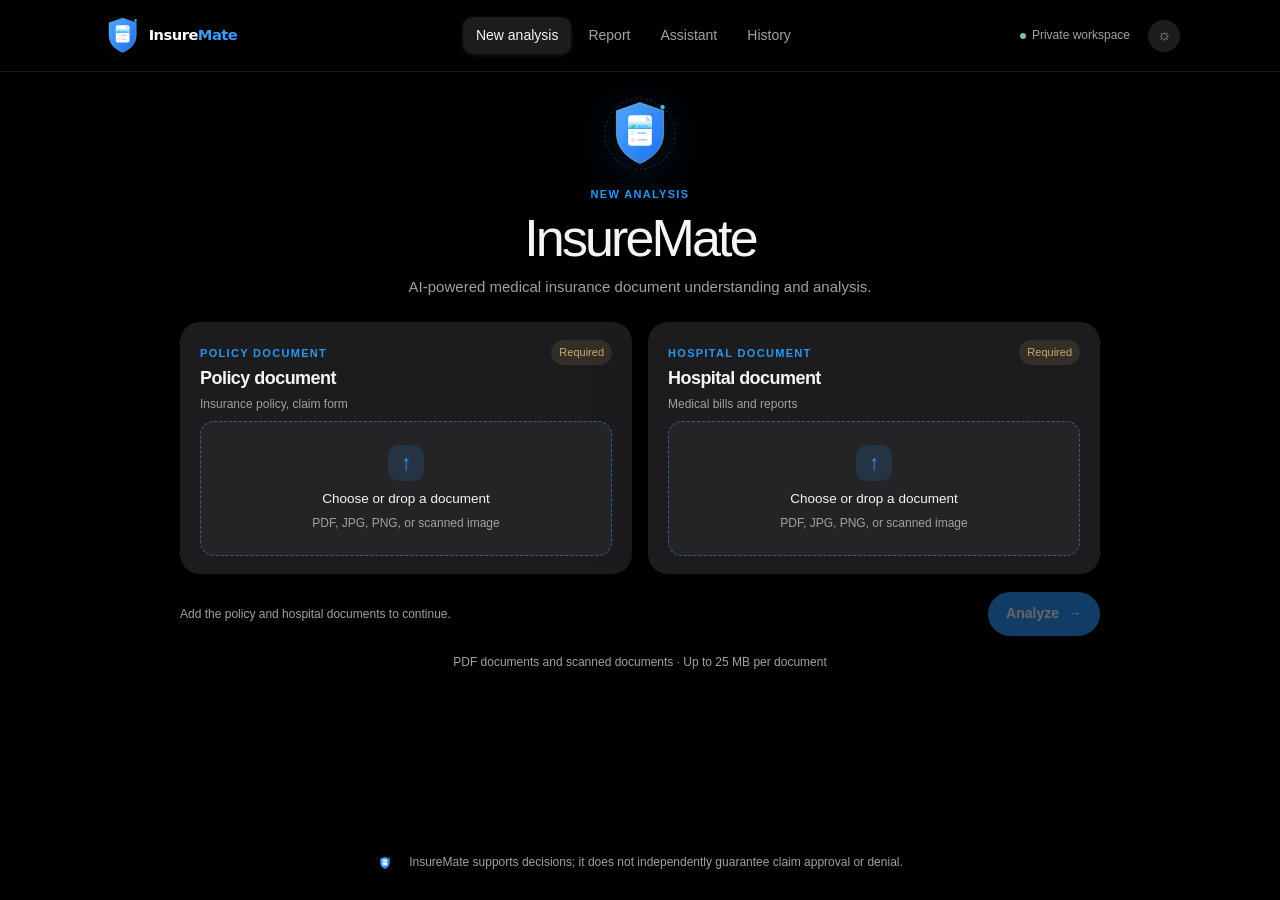
<file: frontend/index.html>
<!doctype html>
<html lang="en" data-theme="dark">
<head>
  <meta charset="UTF-8">
  <meta name="viewport" content="width=device-width, initial-scale=1">
  <meta name="description" content="InsureMate — AI-powered medical insurance document understanding and analysis.">
  <meta name="insuremate-api-base-url" content="">
  <title>InsureMate — Document understanding, made clear</title>
  <script>
    (function() {
      try {
        const saved = localStorage.getItem("insuremate_theme");
        document.documentElement.dataset.theme = saved || "dark";
      } catch (e) {
        document.documentElement.dataset.theme = "dark";
      }
    })();
  </script>
  <link rel="icon" type="image/svg+xml" href="assets/insuremate-icon-light.svg" media="(prefers-color-scheme: light)">
  <link rel="icon" type="image/svg+xml" href="assets/insuremate-icon-dark.svg" media="(prefers-color-scheme: dark)">
  <link rel="apple-touch-icon" href="assets/insuremate-icon-light.svg">
  <link rel="stylesheet" href="css/style.css?v=20261026_10">
</head>
<body>
  <div class="app-shell">
    <header class="topbar">
      <a class="brand" href="#new" aria-label="InsureMate home">
        <img class="brand-logo dark-logo" src="assets/insuremate-logo-dark.svg" alt="InsureMate" height="48">
        <img class="brand-logo light-logo" src="assets/insuremate-logo-light.svg" alt="InsureMate" height="48">
      </a>
      <nav class="topnav" aria-label="Primary navigation">
        <button class="nav-item active" data-view="new">New analysis</button>
        <button class="nav-item" data-view="report">Report</button>
        <button class="nav-item" data-view="assistant">Assistant</button>
        <button class="nav-item" data-view="history">History</button>
      </nav>
      <div class="topbar-actions">
        <span class="secure-note"><span class="status-dot"></span>Private workspace</span>
        <button id="theme-toggle" class="icon-button" aria-label="Toggle color theme" title="Toggle theme">☼</button>
      </div>
    </header>

    <main id="app" class="content"></main>

    <footer class="disclaimer">
      <img class="footer-icon dark-logo" src="assets/insuremate-icon-dark.svg" alt="" width="16" height="16">
      <img class="footer-icon light-logo" src="assets/insuremate-icon-light.svg" alt="" width="16" height="16">
      <span>InsureMate supports decisions; it does not independently guarantee claim approval or denial.</span>
    </footer>
  </div>

  <div id="toast" class="toast" role="status" aria-live="polite"></div>

  <!-- Compatibility Bridge for CLI and automated assertion harnesses -->
  <div id="integration-template-bridge" style="display:none;" aria-hidden="true">
    <div id="stepper-track" class="stepper-track"></div>
    <div id="agent-completed-actions">Autonomous Agent</div>
    <div id="agent-tools-grid"></div>
    <div id="agent-current-objective"></div>
    <div id="agent-latest-observation"></div>
    <div id="agent-next-action"></div>
    <div id="agent-decision-reason"></div>
    <div id="agent-timeline-container"></div>
    <button id="btn-agent-start-run"></button>
    <div id="doc-detail-modal"></div>
    <div id="tool-schema-modal"></div>
    <div id="delete-confirm-modal"></div>
    <button id="btn-dash-demo-health"></button>
    <button id="btn-dash-demo-travel"></button>
    <button id="btn-copy-claim-summary"></button>
    <button id="btn-copy-raw-json"></button>
    <button id="btn-download-claim-report"></button>
    <table><tbody id="missing-evidence-tbody"></tbody></table>
  </div>

  <script src="js/api.js?v=20261026_07"></script>
  <script src="js/app.js?v=20261026_07"></script>
</body>
</html>
</file>
<file: frontend/css/style.css>
:root {
  --bg: #f5f5f7; --surface: #fff; --surface-soft: #fafafa; --text: #1d1d1f; --muted: #6e6e73;
  --line: rgba(0,0,0,.08); --accent: #0071e3; --accent-soft: #eaf3fc; --green: #347a58; --amber: #996d25; --red: #9b5555;
  --shadow: 0 18px 55px rgba(40,40,55,.08); --radius: 24px; --font: -apple-system, BlinkMacSystemFont, "SF Pro Display", "SF Pro Text", Inter, sans-serif;
}
html[data-theme="dark"] {
  --bg: #000; --surface: #1c1c1e; --surface-soft: #242426; --text: #f5f5f7; --muted: #a1a1a6;
  --line: rgba(255,255,255,.1); --accent: #2997ff; --accent-soft: rgba(41,151,255,.14); --green: #86bd9e; --amber: #d1a969; --red: #d89898;
  --shadow: 0 18px 55px rgba(0,0,0,.25);
}
* { box-sizing: border-box; }
html { scroll-behavior: smooth; }
body { margin: 0; background: var(--bg); color: var(--text); font-family: var(--font); font-size: 16px; line-height: 1.55; -webkit-font-smoothing: antialiased; }
button, input { font: inherit; }
button { border: 0; cursor: pointer; color: inherit; }
.app-shell { min-height: 100vh; display: flex; flex-direction: column; }
.topbar { height: 72px; padding: 0 max(24px, calc((100% - 1080px) / 2)); display: flex; align-items: center; justify-content: space-between; gap: 26px; position: sticky; top: 0; z-index: 5; background: color-mix(in srgb, var(--bg) 82%, transparent); backdrop-filter: blur(18px); border-bottom: 1px solid var(--line); }
.brand { display: inline-flex; align-items: center; text-decoration: none; transition: opacity .2s ease; }
.brand:hover { opacity: .9; }
.brand-logo { height: 48px; width: auto; max-width: 220px; object-fit: contain; }
@media (max-width: 640px) {
  .brand-logo { height: 38px; }
}
.footer-icon { vertical-align: middle; margin-right: 8px; }
.hero-brand-badge { display: inline-flex; align-items: center; justify-content: center; margin-bottom: 12px; }
.hero-icon-img { width: 78px; height: 82px; filter: drop-shadow(0 10px 24px rgba(0, 113, 227, 0.22)); }
.empty-brand-badge { display: inline-flex; align-items: center; justify-content: center; margin: 0 auto 22px; }
.empty-icon-img { width: 68px; height: 72px; filter: drop-shadow(0 10px 24px rgba(0, 113, 227, 0.22)); }
.processing-brand-badge { display: inline-flex; align-items: center; justify-content: center; margin-bottom: 14px; }
.processing-icon-img { width: 68px; height: 72px; filter: drop-shadow(0 8px 20px rgba(0, 113, 227, 0.2)); }

/* Theme-reactive SVG assets */
html[data-theme="dark"] .light-logo,
html:not([data-theme="light"]) .light-logo { display: none !important; }
html[data-theme="dark"] .dark-logo,
html:not([data-theme="light"]) .dark-logo { display: inline-block !important; }

html[data-theme="light"] .dark-logo { display: none !important; }
html[data-theme="light"] .light-logo { display: inline-block !important; }

.brand-mark { width: 28px; height: 28px; display: grid; place-items: center; color: var(--accent); background: var(--accent-soft); border-radius: 9px; font-size: 15px; }
.topnav { display: flex; gap: 4px; }
.nav-item { padding: 8px 13px; background: transparent; color: var(--muted); border-radius: 10px; font-size: 14px; transition: .25s ease; }
.nav-item:hover, .nav-item.active { color: var(--text); background: var(--surface); box-shadow: 0 1px 5px var(--line); }
.topbar-actions { display: flex; align-items: center; gap: 18px; }
.secure-note { color: var(--muted); font-size: 12px; white-space: nowrap; }
.status-dot { width: 6px; height: 6px; display: inline-block; background: var(--green); border-radius: 50%; margin-right: 6px; }
.icon-button { width: 32px; height: 32px; border-radius: 50%; background: var(--surface); color: var(--muted); }
.content { width: min(1080px, calc(100% - 48px)); margin: 0 auto; flex: 1; }
.hero { max-width: 920px; margin: 20px auto 20px; text-align: center; }
.eyebrow { color: var(--accent); font-size: 11px; font-weight: 600; letter-spacing: .12em; text-transform: uppercase; margin: 0 0 8px; }
h1, h2, h3, p { margin-top: 0; }
h1 { font-size: clamp(36px, 5.2vw, 52px); line-height: 1.05; letter-spacing: -.055em; font-weight: 500; margin-bottom: 10px; }
h1 em { color: var(--muted); font-style: normal; }
h2 { font-size: 21px; letter-spacing: -.03em; font-weight: 600; }
h3 { font-size: 15px; line-height: 1.35; font-weight: 600; }
.hero-copy { max-width: 580px; margin: 0 auto 24px; color: var(--muted); font-size: 15px; line-height: 1.5; }
.upload-card { text-align: left; padding: 10px; background: var(--surface); border-radius: 28px; box-shadow: var(--shadow); }
.drop-zone { min-height: 272px; border: 1.5px dashed color-mix(in srgb, var(--accent) 40%, var(--line)); background: var(--surface-soft); border-radius: 20px; display: flex; flex-direction: column; align-items: center; justify-content: center; text-align: center; transition: .3s ease; }
.drop-zone.dragging, .drop-zone:hover { border-color: var(--accent); background: var(--accent-soft); }
.upload-icon { width: 48px; height: 48px; display: grid; place-items: center; color: var(--accent); background: var(--accent-soft); border-radius: 15px; font-size: 24px; margin-bottom: 15px; }
.drop-zone h2 { margin-bottom: 5px; }
.drop-zone p { color: var(--muted); margin-bottom: 18px; font-size: 14px; }
.drop-zone small { color: var(--muted); font-size: 12px; margin-top: 14px; }
.button { display: inline-flex; align-items: center; gap: 9px; border-radius: 999px; padding: 11px 18px; font-size: 14px; font-weight: 600; transition: transform .25s ease, background .25s ease; }
.button:hover { transform: translateY(-1px); }
.button.primary { color: white; background: var(--accent); }
.button.primary:disabled { opacity: .4; cursor: not-allowed; transform: none; }
.button.secondary { background: var(--surface); color: var(--text); border: 1px solid var(--line); }
.upload-footer { display: flex; justify-content: space-between; align-items: center; padding: 20px 12px 8px; color: var(--muted); font-size: 13px; }
.file-list { border-top: 1px solid var(--line); padding: 10px 4px 0; }
.file-row { display: flex; align-items: center; gap: 12px; padding: 11px 8px; }
.file-type { width: 34px; height: 34px; display: grid; place-items: center; color: var(--accent); background: var(--accent-soft); border-radius: 9px; font-size: 10px; font-weight: 700; }
.file-row div:nth-child(2) { display: grid; flex: 1; gap: 2px; }
.file-row strong { font-size: 14px; font-weight: 500; }
.file-row span:not(.file-type) { color: var(--muted); font-size: 12px; }
.remove-file { color: var(--muted); background: transparent; font-size: 20px; }
.trust-row { display: flex; justify-content: center; gap: 12px; color: var(--muted); font-size: 12px; margin-top: 30px; }
.narrow, .assistant-layout, .review-layout { max-width: 760px; margin: 96px auto 60px; }
.section-intro { margin-bottom: 42px; }
.section-intro h1 { font-size: clamp(44px, 6vw, 64px); }
.section-intro > p:last-child, .report-header > div > p:last-child { color: var(--muted); max-width: 520px; font-size: 17px; }
.processing-card, .chat-card, .card { background: var(--surface); box-shadow: var(--shadow); border-radius: var(--radius); }
.processing-card { padding: 14px 24px; margin-bottom: 26px; }
.process-step { display: flex; align-items: center; gap: 17px; padding: 19px 3px; border-bottom: 1px solid var(--line); color: var(--muted); }
.process-step:last-child { border: 0; }
.step-marker { width: 30px; height: 30px; display: grid; place-items: center; flex: 0 0 auto; border: 1px solid var(--line); border-radius: 50%; font-size: 12px; }
.process-step > div:nth-child(2) { display: grid; gap: 2px; flex: 1; }
.process-step strong { color: var(--text); font-size: 15px; font-weight: 500; }
.process-step span { font-size: 13px; }
.step-state { font-size: 12px; }
.process-step.done .step-marker { color: var(--green); border-color: var(--green); }
.process-step.active .step-marker, .process-step.in_progress .step-marker { color: var(--accent); border-color: var(--accent); box-shadow: 0 0 0 5px var(--accent-soft); }
.process-step.active .step-state, .process-step.in_progress .step-state { color: var(--accent); }
.text-button { padding: 0; color: var(--accent); background: transparent; font-size: 14px; }
.report-layout { margin: 78px auto 80px; }
.report-header { display: flex; align-items: end; justify-content: space-between; gap: 30px; margin-bottom: 40px; }
.report-header h1 { font-size: clamp(42px, 6vw, 64px); }
.segmented { display: inline-flex; padding: 4px; margin-bottom: 24px; background: var(--surface-soft); border: 1px solid var(--line); border-radius: 11px; }
.segmented button { background: transparent; color: var(--muted); padding: 8px 15px; border-radius: 8px; font-size: 13px; }
.segmented button.active { color: var(--text); background: var(--surface); box-shadow: 0 1px 5px var(--line); }
.panel-grid { display: grid; grid-template-columns: minmax(0, 1fr) 260px; gap: 20px; }
.card { padding: 27px; }
.card-heading { display: flex; justify-content: space-between; align-items: start; margin-bottom: 20px; }
.card-heading .eyebrow { margin-bottom: 7px; }
.card-heading h2 { margin-bottom: 0; }
.confidence-legend { color: var(--muted); font-size: 12px; }
.confidence-legend i { display: inline-block; width: 7px; height: 7px; border-radius: 50%; background: var(--green); margin-right: 5px; }
.field-row { display: grid; grid-template-columns: 1fr 1.8fr; gap: 15px; padding: 16px 0; border-top: 1px solid var(--line); align-items: center; font-size: 14px; }
.field-row > span:first-child { color: var(--muted); }
.field-row strong { font-weight: 500; }
.confidence { color: var(--green); font-size: 12px; text-align: right; }
.confidence.mid { color: var(--amber); }
.side-note { padding: 21px 5px; }
.mini-icon, .empty-mark { width: 35px; height: 35px; display: grid; place-items: center; color: var(--green); background: color-mix(in srgb, var(--green) 13%, transparent); border-radius: 11px; margin-bottom: 17px; }
.mini-icon.blue { color: var(--accent); background: var(--accent-soft); }
.side-note h3 { margin-bottom: 8px; }
.side-note p { color: var(--muted); font-size: 14px; line-height: 1.6; }
.prose-card p:not(.eyebrow) { color: var(--muted); line-height: 1.75; max-width: 650px; }
.prose-card h3 { margin-top: 30px; }
.soft-item { display: flex; gap: 10px; color: var(--muted); padding: 13px 0; border-top: 1px solid var(--line); font-size: 14px; }
.bullet { width: 7px; height: 7px; flex: 0 0 auto; margin-top: 7px; border-radius: 50%; background: var(--amber); }
.section-label { color: var(--muted); font-size: 12px; text-transform: uppercase; letter-spacing: .08em; margin: 4px 0 12px; }
.section-label span { color: var(--text); margin-left: 7px; }
.warning-stack, .evidence-list { max-width: 760px; }
.warning-card { display: flex; align-items: start; gap: 14px; margin-bottom: 12px; }
.warning-icon { width: 28px; height: 28px; display: grid; place-items: center; color: var(--amber); background: color-mix(in srgb, var(--amber) 14%, transparent); border-radius: 50%; flex: 0 0 auto; }
.warning-card h3 { margin: 11px 0 5px; }
.warning-card p, .evidence-card p { color: var(--muted); font-size: 14px; margin-bottom: 13px; }
.warning-card .text-button { margin-left: auto; white-space: nowrap; }
.tag { display: inline-flex; border-radius: 999px; padding: 4px 8px; font-size: 11px; font-weight: 600; }
.tag.fact { color: var(--green); background: color-mix(in srgb, var(--green) 13%, transparent); }
.tag.interpretation { color: var(--accent); background: var(--accent-soft); }
.tag.review { color: var(--amber); background: color-mix(in srgb, var(--amber) 13%, transparent); }
.evidence-card { margin-bottom: 12px; }
.evidence-top { display: flex; gap: 7px; margin-bottom: 14px; }
.evidence-card h3 { margin-bottom: 5px; }
.source-chip { display: inline-flex; gap: 9px; align-items: center; color: var(--accent); background: var(--accent-soft); border-radius: 999px; padding: 7px 11px; font-size: 12px; }
.source-chip span { opacity: .7; }
.chat-card { overflow: hidden; }
.chat-messages { min-height: 340px; max-height: 520px; overflow-y: auto; padding: 30px; scroll-behavior: smooth; }
.typing-dots { display: inline-flex; align-items: center; gap: 5px; padding: 8px 14px; background: var(--surface-soft); border-radius: 14px; }
.typing-dots span { width: 7px; height: 7px; background: var(--muted); border-radius: 50%; animation: chatPulse 1.4s infinite ease-in-out both; }
.typing-dots span:nth-child(1) { animation-delay: -0.32s; }
.typing-dots span:nth-child(2) { animation-delay: -0.16s; }
@keyframes chatPulse { 0%, 80%, 100% { transform: scale(0.4); opacity: 0.3; } 40% { transform: scale(1); opacity: 1; } }
.chat-empty { text-align: center; padding: 30px 0; }
.chat-orb { width: 48px; height: 48px; margin: 0 auto 17px; display: grid; place-items: center; color: var(--accent); background: var(--accent-soft); border-radius: 16px; font-size: 23px; }
.chat-empty h2 { margin-bottom: 7px; }
.chat-empty p, .message p { color: var(--muted); font-size: 14px; }
.suggestions { display: flex; justify-content: center; flex-wrap: wrap; gap: 8px; margin-top: 22px; }
.suggestions button { border: 1px solid var(--line); background: var(--surface-soft); border-radius: 999px; padding: 9px 13px; color: var(--muted); font-size: 12px; }
.message { max-width: 82%; margin-bottom: 21px; }
.message.user { margin-left: auto; text-align: right; }
.message-label { color: var(--muted); font-size: 11px; }
.message-body { margin-top: 5px; color: var(--text); line-height: 1.6; }
.message-body p { margin: 6px 0; color: var(--text); line-height: 1.6; font-size: 14px; }
.message-body strong { color: var(--text); font-weight: 600; }
.message.user .message-body p { display: inline-block; padding: 10px 14px; color: white; background: var(--accent); border-radius: 15px 15px 3px 15px; text-align: left; }
.chat-list { margin: 8px 0 10px 20px; padding: 0; list-style-type: disc; }
.chat-list li { margin: 5px 0; color: var(--text); line-height: 1.5; font-size: 14px; }
.chat-list li strong { color: var(--text); font-weight: 600; }
.source-chips { display: none !important; }
.chat-input { display: flex; gap: 10px; padding: 14px; border-top: 1px solid var(--line); }
.chat-input input { min-width: 0; flex: 1; border: 0; outline: 0; background: transparent; padding: 8px 10px; color: var(--text); }
.review-grid { display: grid; grid-template-columns: 1.25fr .75fr; gap: 20px; }
.editable-field { border-top: 1px solid var(--line); border-bottom: 1px solid var(--line); padding: 20px 0; }
.editable-field label { color: var(--muted); display: block; font-size: 12px; margin-bottom: 8px; }
.editable-field div { display: flex; align-items: center; gap: 6px; }
.editable-field input { width: 100%; border: 0; outline: 0; background: transparent; color: var(--text); font-size: 23px; letter-spacing: -.03em; }
.editable-field div .icon-button { background: var(--surface-soft); }
.editable-field > span { color: var(--muted); font-size: 12px; }
.review-actions { display: flex; justify-content: end; gap: 10px; padding-top: 20px; }
.review-checklist h2 { margin-bottom: 25px; }
.review-checklist label { display: flex; gap: 10px; color: var(--muted); font-size: 14px; padding: 13px 0; border-top: 1px solid var(--line); }
.review-checklist input { accent-color: var(--accent); }
.empty-state { max-width: 560px; margin: 90px auto; text-align: center; }
.empty-mark { display: none; }
.empty-state h1 { font-size: 42px; }
.empty-state p { color: var(--muted); margin-bottom: 26px; font-size: 15px; }
.disclaimer { display: flex; align-items: center; justify-content: center; gap: 8px; color: var(--muted); font-size: 12px; padding: 28px 24px; }
.disclaimer-icon { width: 16px; height: 16px; display: grid; place-items: center; border: 1px solid var(--muted); border-radius: 50%; font-size: 10px; }
.toast { position: fixed; left: 50%; bottom: 28px; transform: translate(-50%, 20px); opacity: 0; pointer-events: none; background: var(--text); color: var(--bg); border-radius: 999px; padding: 11px 16px; font-size: 13px; transition: .3s ease; z-index: 10; }
.toast.show { opacity: 1; transform: translate(-50%, 0); }
.upload-grid { display: grid; grid-template-columns: repeat(2, minmax(0, 1fr)); gap: 16px; text-align: left; }
.upload-card { padding: 18px 20px; border-radius: 20px; }
.upload-card-header { display: flex; justify-content: space-between; gap: 12px; min-height: 56px; margin-bottom: 8px; }
.upload-card-header .eyebrow { margin-bottom: 4px; font-size: 11px; }
.upload-card-header h2 { margin: 0 0 2px; font-size: 18px; }
.upload-card-header p { color: var(--muted); font-size: 12px; margin: 0; }
.required-badge { color: var(--amber); background: color-mix(in srgb, var(--amber) 13%, transparent); border-radius: 999px; padding: 4px 8px; height: fit-content; font-size: 11px; white-space: nowrap; }
.attached .required-badge { color: var(--green); background: color-mix(in srgb, var(--green) 13%, transparent); }
.file-drop { position: relative; min-height: 135px; display: flex; flex-direction: column; align-items: center; justify-content: center; gap: 4px; border: 1.5px dashed color-mix(in srgb, var(--accent) 40%, var(--line)); background: var(--surface-soft); border-radius: 14px; text-align: center; color: var(--muted); font-size: 12px; transition: .25s ease; }
.file-drop:hover:not(.has-file), .file-drop.dragging { border-color: var(--accent); background: var(--accent-soft); }
.file-drop > strong { color: var(--text); font-size: 13.5px; font-weight: 500; }
.file-input { position: absolute; inset: 0; opacity: 0; cursor: pointer; z-index: 1; }
.file-drop.has-file .file-input, .file-drop.is-loading .file-input { display: none; pointer-events: none; }
.upload-symbol { width: 36px; height: 36px; display: grid; place-items: center; color: var(--accent); background: var(--accent-soft); border-radius: 11px; font-size: 21px; margin-bottom: 4px; }
.attached-file { position: relative; z-index: 2; width: 100%; display: flex; align-items: center; gap: 11px; padding: 18px; text-align: left; }
.attached-file > div { display: grid; gap: 3px; min-width: 0; flex: 1; }
.attached-file strong { overflow: hidden; text-overflow: ellipsis; white-space: nowrap; color: var(--text); font-size: 14px; font-weight: 500; }
.attached-file span:not(.file-symbol) { color: var(--muted); font-size: 12px; }
.file-symbol { width: 36px; height: 36px; display: grid; place-items: center; color: var(--accent); background: var(--accent-soft); border-radius: 9px; font-size: 10px; font-weight: 700; flex: 0 0 auto; }
.remove-file { position: relative; z-index: 10; background: transparent; color: var(--muted); border: 0; font-size: 22px; line-height: 1; padding: 6px 10px; border-radius: 8px; cursor: pointer; transition: color .2s, background .2s, transform .1s; }
.remove-file:hover { color: var(--red); background: color-mix(in srgb, var(--red) 12%, transparent); transform: scale(1.1); }
.remove-file:active { transform: scale(0.95); }
.upload-action { display: flex; align-items: center; justify-content: space-between; gap: 15px; margin-top: 18px; }
.required-note, .upload-footnote { color: var(--muted); font-size: 12px; }
.upload-footnote { margin: 17px 0 0; }
.inline-error { color: var(--red); font-size: 12px; margin: 10px 2px 0; }
.error-card { padding: 19px 22px; margin-bottom: 20px; color: var(--muted); text-align: left; background: color-mix(in srgb, var(--red) 8%, var(--surface)); border: 1px solid color-mix(in srgb, var(--red) 28%, transparent); border-radius: 16px; }
.error-card strong { display: block; color: var(--text); margin-bottom: 4px; }
.error-card p { margin: 0 0 11px; font-size: 14px; }
.loading-state { max-width: 620px; margin: 140px auto; text-align: center; color: var(--muted); }
.skeleton { height: 18px; width: 75%; margin: 12px auto; border-radius: 8px; background: linear-gradient(90deg, var(--surface) 25%, var(--surface-soft) 50%, var(--surface) 75%); background-size: 200% 100%; animation: shimmer 1.5s infinite; }
.skeleton.large { height: 145px; width: 100%; border-radius: 22px; }.skeleton.short { width: 42%; }
@keyframes shimmer { to { background-position: -200% 0; } }
.processing-card { margin-top: 10px; }
.process-step.failed .step-marker { color: var(--red); border-color: var(--red); }
.process-step.failed .step-state, .process-step.failed .inline-error { color: var(--red); }
.history-layout { max-width: 860px; margin: 78px auto 80px; }
.section-intro.compact { margin-bottom: 27px; }
.section-intro.compact h1 { font-size: clamp(42px, 6vw, 62px); }
.history-tools { display: flex; gap: 12px; margin-bottom: 18px; }
.history-tools input { min-width: 0; flex: 1; border: 1px solid var(--line); background: var(--surface); border-radius: 999px; padding: 11px 16px; outline: none; color: var(--text); }
.history-tools input:focus { border-color: var(--accent); box-shadow: 0 0 0 3px var(--accent-soft); }
.history-list { background: var(--surface); border-radius: var(--radius); box-shadow: var(--shadow); overflow: hidden; }
.history-row { display: flex; align-items: center; gap: 15px; padding: 18px 22px; border-bottom: 1px solid var(--line); cursor: pointer; }
.history-row:last-child { border-bottom: 0; }.history-row:hover { background: var(--surface-soft); }
.history-row > div { display: grid; gap: 3px; flex: 1; min-width: 0; }.history-row strong { overflow: hidden; text-overflow: ellipsis; white-space: nowrap; font-weight: 500; }.history-row span { color: var(--muted); font-size: 12px; }
.history-sheets { position: relative; width: 40px; height: 34px; flex: 0 0 auto; }.history-sheets i { position: absolute; width: 25px; height: 29px; border: 1px solid var(--line); border-radius: 4px; background: var(--surface-soft); }.history-sheets i:first-child { left: 2px; top: 0; transform: rotate(-7deg); }.history-sheets i:last-child { right: 2px; bottom: 0; transform: rotate(7deg); background: var(--surface); }
.history-status { color: var(--muted); }.delete-history { background: transparent; color: var(--muted); font-size: 20px; padding: 3px 7px; }
.history-load-more { display: flex; justify-content: center; align-items: center; padding: 20px 20px 10px; }
.history-load-more .button { border-radius: 999px; padding: 11px 26px; font-size: 13px; font-weight: 500; cursor: pointer; transition: all .2s ease; }
.history-load-more .button:hover { transform: translateY(-1px); }
.empty-line, .empty-panel { padding: 34px 20px; color: var(--muted); text-align: center; background: var(--surface); border-radius: var(--radius); box-shadow: var(--shadow); }
.empty-line .text-button { margin-left: 4px; }
.report-layout { max-width: 1000px; }
.field-group { margin-bottom: 18px; }.field-row .confidence.flagged { color: var(--amber); }
.review-list { display: grid; gap: 13px; }.review-item { display: flex; justify-content: space-between; align-items: center; gap: 22px; }.review-item .eyebrow { margin-bottom: 5px; }.review-item h3 { margin: 0; }
.review-actions { display: flex; gap: 8px; flex-wrap: wrap; justify-content: end; }.review-actions .button { font-size: 12px; padding: 9px 12px; }
.evidence-drawer { position: fixed; inset: 0; z-index: 20; }.drawer-backdrop { position: absolute; inset: 0; background: rgba(0,0,0,.28); backdrop-filter: blur(3px); }.drawer-panel { position: absolute; right: 0; top: 0; bottom: 0; width: min(470px, 100%); overflow-y: auto; padding: 30px; background: var(--surface); box-shadow: -15px 0 40px rgba(0,0,0,.12); animation: slide-in .3s ease-out; }.drawer-header { display: flex; justify-content: space-between; gap: 18px; align-items: start; margin-bottom: 28px; }.drawer-header h2 { margin: 0; }.evidence-preview { padding: 10px; background: var(--surface-soft); border: 1px solid var(--line); border-radius: 16px; color: var(--muted); font-size: 12px; }.preview-paper { min-height: 300px; margin-top: 12px; padding: 26px; background: var(--surface); border-radius: 7px; box-shadow: 0 4px 14px var(--line); }.preview-paper mark { color: var(--accent); background: var(--accent-soft); padding: 3px 5px; border-radius: 4px; }.preview-paper mark:empty { display: none; }
@keyframes slide-in { from { transform: translateX(20px); opacity: .7; } to { transform: none; opacity: 1; } }
.upload-grid.paired { position: relative; }
.upload-grid.paired::after { content: ""; position: absolute; left: 50%; top: 28px; bottom: 28px; width: 1px; background: var(--accent); opacity: .22; transform: translateX(-50%); }
.upload-grid.paired .upload-card { transform: translateX(4px); }
.upload-grid.paired .upload-card + .upload-card { transform: translateX(-4px); }
.upload-grid.paired .file-drop { box-shadow: 0 0 0 1px var(--accent-soft), 0 15px 30px rgba(0,113,227,.08); }
.processing-layout { max-width: 1040px; margin: 78px auto 80px; }
.processing-workspace { display: grid; grid-template-columns: minmax(280px, .9fr) minmax(0, 1.1fr); align-items: center; gap: 46px; }
.paper-stage { min-height: 390px; position: relative; display: grid; place-items: center; }
.paper-sheet { position: absolute; width: min(300px, 80%); min-height: 230px; display: flex; flex-direction: column; justify-content: end; gap: 4px; padding: 22px; background: color-mix(in srgb, var(--surface) 88%, transparent); border: 1px solid var(--line); border-radius: 8px; box-shadow: 0 15px 35px rgba(40,40,55,.1); overflow: hidden; }
.paper-sheet::before { content: ""; position: absolute; inset: 0; opacity: .16; background-image: radial-gradient(var(--muted) .45px, transparent .45px); background-size: 5px 5px; pointer-events: none; }
.paper-sheet::after { content: ""; position: absolute; inset: 18px; border: 1px solid var(--line); border-radius: 3px; opacity: .6; }
.paper-sheet.policy { transform: translate(-22px, -25px) rotate(-4deg); z-index: 1; }.paper-sheet.hospital { transform: translate(25px, 28px) rotate(4deg); z-index: 2; }
.paper-sheet .sheet-label { position: relative; z-index: 3; color: var(--accent); font-size: 11px; letter-spacing: .1em; text-transform: uppercase; }.paper-sheet strong, .paper-sheet > span:not(.sheet-label) { position: relative; z-index: 3; color: var(--text); font-size: 13px; font-weight: 500; overflow-wrap: anywhere; }
.scan-band { position: absolute; z-index: 4; width: 270px; height: 32px; background: linear-gradient(180deg, transparent, color-mix(in srgb, var(--accent) 28%, transparent), transparent); filter: blur(5px); animation: scan 3.2s ease-in-out infinite; pointer-events: none; }
@keyframes scan { 0%, 100% { transform: translateY(-125px); opacity: 0; } 25%, 75% { opacity: 1; } 50% { transform: translateY(125px); } }
.report-layout { max-width: 1040px; }.evidence-thread-layout { display: grid; grid-template-columns: minmax(0, 1fr) minmax(280px, .75fr); gap: 22px; align-items: start; }
.source-sheet { position: sticky; top: 96px; min-height: 390px; padding: 24px; background: color-mix(in srgb, var(--surface) 90%, transparent); border: 1px solid var(--line); border-radius: var(--radius); box-shadow: var(--shadow); overflow: hidden; }
.source-sheet.empty-panel { min-height: 160px; padding: 28px; }.source-sheet-header { position: relative; z-index: 2; }.source-sheet-header .eyebrow { margin-bottom: 8px; }.source-sheet-header h2 { overflow-wrap: anywhere; margin: 0 0 5px; }.source-sheet-header span { color: var(--muted); font-size: 12px; }
.source-paper { position: relative; min-height: 235px; margin-top: 22px; padding: 38px 22px; background: var(--surface-soft); border: 1px solid var(--line); border-radius: 8px; color: var(--muted); font-size: 13px; line-height: 1.8; box-shadow: 8px 8px 0 color-mix(in srgb, var(--muted) 5%, transparent); }
.source-paper::before { content: ""; position: absolute; inset: 0; opacity: .13; background-image: radial-gradient(var(--muted) .45px, transparent .45px); background-size: 5px 5px; pointer-events: none; }.source-paper mark { position: relative; z-index: 1; color: var(--text); background: color-mix(in srgb, var(--accent) 19%, transparent); box-shadow: 0 0 18px color-mix(in srgb, var(--accent) 20%, transparent); padding: 3px 5px; border-radius: 4px; }
.evidence-thread { position: absolute; left: -30px; top: 48%; width: 55px; height: 1px; background: var(--accent); transform-origin: left center; animation: thread-draw .35s ease-out both; }.evidence-thread::after { content: ""; position: absolute; right: 0; top: -3px; width: 7px; height: 7px; border-radius: 50%; background: var(--accent); }
@keyframes thread-draw { from { transform: scaleX(0); opacity: 0; } to { transform: scaleX(1); opacity: .8; } }
.evidence-card { position: relative; }.evidence-card::before { content: ""; position: absolute; left: 0; top: 25px; bottom: 25px; width: 2px; background: var(--text); }.evidence-card:has(.tag.interpretation) { background: color-mix(in srgb, var(--surface-soft) 72%, transparent); }.evidence-card:has(.tag.interpretation)::before { background: repeating-linear-gradient(to bottom, var(--muted) 0 3px, transparent 3px 7px); }.evidence-card.selected { box-shadow: 0 0 0 2px var(--accent-soft), var(--shadow); }
.go-source { display: block; margin-top: 12px; }
.confidence-ring { display: none !important; }
.evidence-drawer { position: fixed; inset: 0; z-index: 20; }
.drawer-backdrop { position: absolute; inset: 0; background: rgba(0,0,0,.28); backdrop-filter: blur(3px); }
.drawer-panel { position: absolute; right: 0; top: 0; bottom: 0; width: min(470px, 100%); overflow-y: auto; padding: 30px; background: var(--surface); box-shadow: -15px 0 40px rgba(0,0,0,.12); animation: slide-in .3s ease-out; }
.drawer-header { display: flex; justify-content: space-between; gap: 18px; align-items: start; margin-bottom: 28px; }
.drawer-header .eyebrow { margin-bottom: 8px; }
.drawer-header h2 { margin: 0; }
.page-preview { padding: 10px; background: var(--surface-soft); border: 1px solid var(--line); border-radius: 16px; }
.preview-toolbar { display: flex; justify-content: space-between; padding: 5px 5px 13px; color: var(--muted); font-size: 11px; }
.preview-paper { min-height: 345px; padding: 30px 25px; background: var(--surface); border-radius: 7px; box-shadow: 0 4px 14px var(--line); color: var(--muted); font-size: 12px; }
.preview-paper p { margin: 22px 0; }
.preview-heading { color: var(--text); font-size: 16px; font-weight: 600; margin: 28px 0; }
.preview-line { width: 75%; height: 5px; margin-bottom: 8px; background: var(--line); border-radius: 9px; }
.preview-line.wide { width: 93%; }.preview-line.short { width: 42%; }
mark { color: var(--accent); background: var(--accent-soft); padding: 3px 5px; border-radius: 4px; }
.drawer-quote { margin-top: 24px; padding: 17px; border-left: 2px solid var(--accent); background: var(--accent-soft); border-radius: 0 12px 12px 0; }
.drawer-quote p { margin: 12px 0 5px; font-size: 14px; line-height: 1.6; }
.quote-source { color: var(--muted); font-size: 11px; }
@keyframes slide-in { from { transform: translateX(20px); opacity: .7; } to { transform: none; opacity: 1; } }
.page-enter { animation: rise .18s ease-out both; }
@keyframes rise { from { opacity: 0.88; transform: translateY(4px); } to { opacity: 1; transform: none; } }

/* Medium Status / Verdict / Analysis Result Card */
.verdict-card {
  margin-bottom: 24px;
  border: 1px solid var(--line);
  position: relative;
  overflow: hidden;
  transition: .3s ease;
}
.verdict-card.success {
  border-color: color-mix(in srgb, var(--green) 30%, var(--line));
}
.verdict-card.warning {
  border-color: color-mix(in srgb, var(--amber) 35%, var(--line));
}
.verdict-card.danger {
  border-color: color-mix(in srgb, var(--red) 35%, var(--line));
}
.verdict-card::before {
  content: "";
  position: absolute;
  top: 0;
  left: 0;
  right: 0;
  height: 4px;
  background: var(--line);
}
.verdict-card.success::before {
  background: var(--green);
}
.verdict-card.warning::before {
  background: var(--amber);
}
.verdict-card.danger::before {
  background: var(--red);
}
.verdict-card-header {
  display: flex;
  justify-content: space-between;
  align-items: flex-start;
  gap: 16px;
}
.verdict-card-header h2 {
  margin: 0;
  font-size: 24px;
  letter-spacing: -.03em;
}
.verdict-summary {
  margin: 12px 0 20px;
  font-size: 15px;
  line-height: 1.65;
  color: var(--muted);
  max-width: 820px;
}
.status-badge {
  display: inline-flex;
  align-items: center;
  gap: 7px;
  border-radius: 999px;
  padding: 6px 14px;
  font-size: 12px;
  font-weight: 600;
  white-space: nowrap;
}
.status-badge.success {
  color: var(--green);
  background: color-mix(in srgb, var(--green) 12%, transparent);
}
.status-badge.warning {
  color: var(--amber);
  background: color-mix(in srgb, var(--amber) 14%, transparent);
}
.status-badge.danger {
  color: var(--red);
  background: color-mix(in srgb, var(--red) 14%, transparent);
}
.status-badge.info {
  color: var(--accent);
  background: var(--accent-soft);
}
.badge-dot {
  width: 7px;
  height: 7px;
  border-radius: 50%;
  background: currentColor;
}
.verdict-metrics {
  display: flex;
  gap: 12px;
  flex-wrap: wrap;
  padding-top: 16px;
  border-top: 1px solid var(--line);
}
.metric-chip {
  background: var(--surface-soft);
  border: 1px solid var(--line);
  border-radius: 12px;
  padding: 8px 14px;
  display: flex;
  flex-direction: column;
  gap: 2px;
}
.chip-label {
  font-size: 10px;
  text-transform: uppercase;
  letter-spacing: .08em;
  color: var(--muted);
}
.metric-chip strong {
  font-size: 13px;
  font-weight: 500;
}
.metric-green { color: var(--green) !important; }
.metric-amber { color: var(--amber) !important; }
.metric-red { color: var(--red) !important; }

/* Missing Documents & Validity Layouts */
.panel-stack {
  display: flex;
  flex-direction: column;
  gap: 20px;
}
.summary-chips-row {
  display: grid;
  grid-template-columns: repeat(auto-fit, minmax(190px, 1fr));
  gap: 14px;
}
.summary-mini-card {
  padding: 18px 22px;
}
.metric-large {
  font-size: 28px;
  font-weight: 600;
  letter-spacing: -.03em;
  display: block;
  margin: 6px 0 2px;
}
.metric-sub {
  font-size: 12px;
  color: var(--muted);
}
.docs-checklist-table {
  width: 100%;
}
.docs-table-head {
  display: grid;
  grid-template-columns: 44px 1.8fr 120px 90px 2fr;
  gap: 12px;
  padding: 11px 4px;
  font-size: 11px;
  font-weight: 600;
  text-transform: uppercase;
  letter-spacing: .07em;
  color: var(--muted);
  border-bottom: 1px solid var(--line);
}
.docs-table-row {
  display: grid;
  grid-template-columns: 44px 1.8fr 120px 90px 2fr;
  gap: 12px;
  padding: 15px 4px;
  align-items: center;
  border-bottom: 1px solid var(--line);
  font-size: 13px;
  transition: background .2s ease;
}
.docs-table-row:last-child {
  border-bottom: 0;
}
.docs-table-row:hover {
  background: var(--surface-soft);
}
.doc-sr {
  color: var(--muted);
  font-size: 12px;
}
.doc-title {
  font-weight: 500;
}
.doc-page {
  color: var(--muted);
  font-size: 12px;
}
.doc-reason {
  color: var(--muted);
  font-size: 12px;
  line-height: 1.45;
}
.tag-missing {
  color: var(--amber);
  background: color-mix(in srgb, var(--amber) 13%, transparent);
}
.tag-danger {
  color: var(--red);
  background: color-mix(in srgb, var(--red) 13%, transparent);
}

/* Validity & Dates */
.validity-banner {
  padding: 24px;
  border-left: 4px solid var(--green);
}
.validity-banner.invalid {
  border-left-color: var(--red);
}
.validity-banner-top {
  display: flex;
  justify-content: space-between;
  align-items: flex-start;
  gap: 16px;
  margin-bottom: 18px;
}
.validity-banner-top h2 {
  margin: 0;
}
.validity-dates-summary {
  display: flex;
  align-items: center;
  gap: 18px;
  flex-wrap: wrap;
  padding-top: 14px;
  border-top: 1px solid var(--line);
}
.date-summary-box {
  display: flex;
  flex-direction: column;
  gap: 3px;
}
.date-summary-box .eyebrow {
  margin: 0;
  font-size: 10px;
}
.date-arrow {
  color: var(--muted);
  font-size: 18px;
}
.date-status-box {
  margin-left: auto;
  display: flex;
  flex-direction: column;
  gap: 3px;
  text-align: right;
}
.date-status-box .eyebrow {
  margin: 0;
  font-size: 10px;
}
.dates-table-head {
  grid-template-columns: 1.8fr 125px 85px 145px 1.8fr;
}
.dates-table-row {
  grid-template-columns: 1.8fr 125px 85px 145px 1.8fr;
  gap: 12px;
  padding: 14px 4px;
  align-items: center;
  border-bottom: 1px solid var(--line);
  font-size: 13px;
}
.dates-table-row:last-child {
  border-bottom: 0;
}
.date-badge {
  font-family: ui-monospace, SFMono-Regular, Menlo, monospace;
  font-size: 12px;
  font-weight: 500;
  background: var(--surface-soft);
  padding: 4px 8px;
  border-radius: 6px;
  border: 1px solid var(--line);
  width: fit-content;
}
.bullet.green {
  background: var(--green);
}
@media (prefers-reduced-motion: reduce) { *, *::before, *::after { animation-duration: .01ms !important; transition-duration: .01ms !important; scroll-behavior: auto !important; } }
@media (prefers-color-scheme: dark) {
  html:not([data-theme="light"]) { --bg: #000; --surface: #1c1c1e; --surface-soft: #242426; --text: #f5f5f7; --muted: #a1a1a6; --line: rgba(255,255,255,.1); --accent: #2997ff; --accent-soft: rgba(41,151,255,.14); --green: #86bd9e; --amber: #d1a969; --red: #d89898; --shadow: 0 18px 55px rgba(0,0,0,.25); }
}
@media (max-width: 700px) {
  .topbar { height: 62px; padding: 0 18px; } .topnav { display: none; } .secure-note { display: none; }
  .content { width: min(100% - 32px, 560px); } .hero { margin-top: 72px; } h1 { font-size: 48px; }
  .hero-copy { font-size: 16px; margin-bottom: 34px; } .trust-row { flex-wrap: wrap; line-height: 1.2; }
  .upload-footer { align-items: stretch; flex-direction: column; gap: 15px; } .upload-footer .button { justify-content: center; }
  .narrow, .assistant-layout, .review-layout, .report-layout { margin-top: 55px; } .report-header { align-items: start; flex-direction: column; }
  .segmented { width: 100%; overflow-x: auto; } .segmented button { white-space: nowrap; flex: 1; }
  .panel-grid, .review-grid, .upload-grid, .processing-workspace, .evidence-thread-layout { grid-template-columns: 1fr; } .side-note { padding: 8px 5px 24px; }
  .field-row { grid-template-columns: 1fr auto; gap: 5px; } .field-row strong { grid-column: 1 / 2; } .field-row .confidence { grid-column: 2; grid-row: 1 / 3; }
  .warning-card { flex-wrap: wrap; } .warning-card .text-button { margin-left: 42px; } .card { padding: 21px; }
  .upload-action, .history-tools, .review-item { align-items: stretch; flex-direction: column; }.review-actions { justify-content: start; }.upload-action .button { justify-content: center; }.history-tools .button { justify-content: center; }.source-sheet { position: relative; top: auto; }.upload-grid.paired::after { display: none; }.upload-grid.paired .upload-card, .upload-grid.paired .upload-card + .upload-card { transform: none; }
}
</file>
